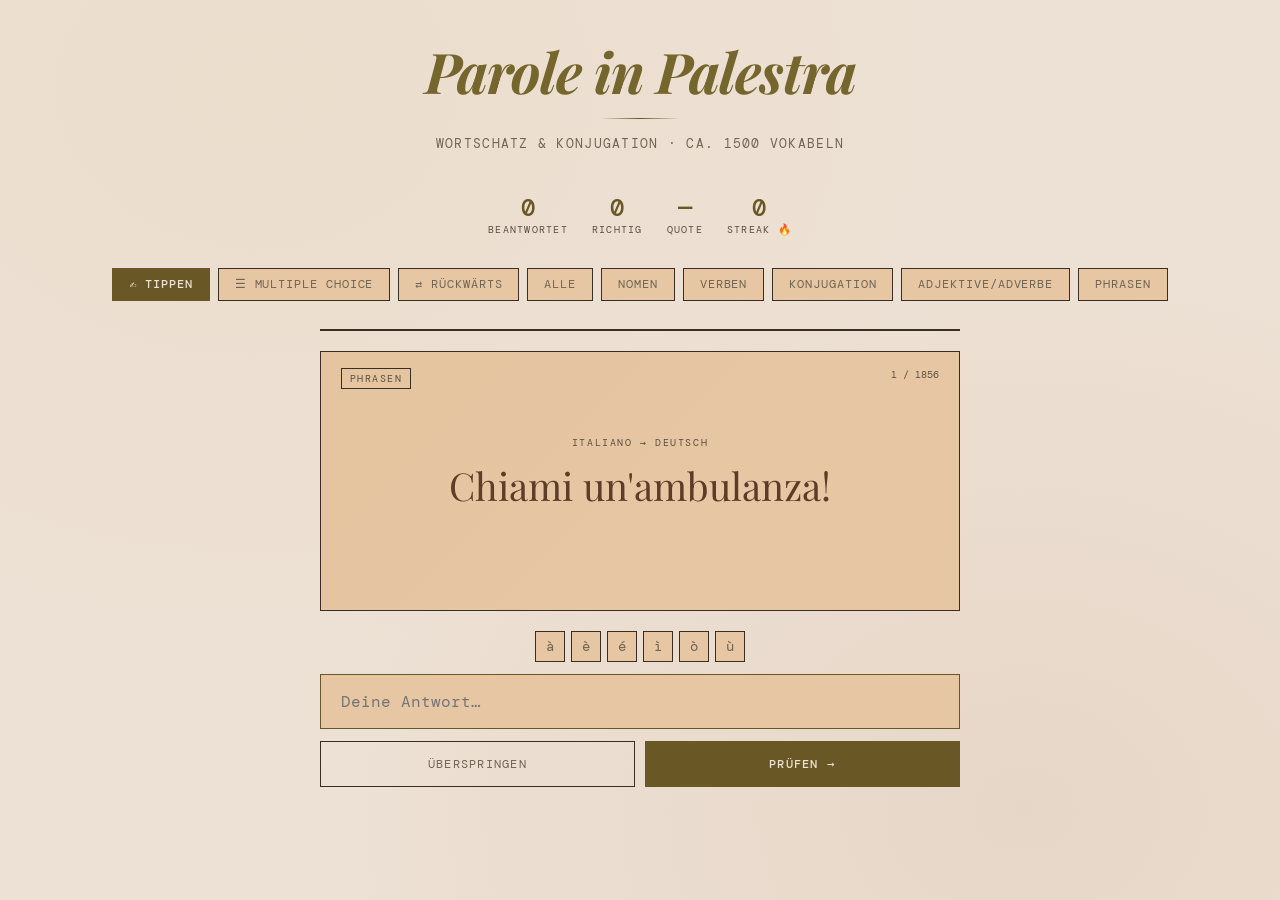
<file: vokabeltrainer/index.html>
<!DOCTYPE html>
<html lang="de">
<head>
<meta charset="UTF-8">
<meta name="viewport" content="width=device-width, initial-scale=1.0">
<title>Parole in Palestra</title>
<link href="https://fonts.googleapis.com/css2?family=Playfair+Display:ital,wght@0,400;0,700;1,400&family=DM+Mono:wght@300;400;500&display=swap" rel="stylesheet">
<link rel="stylesheet" href="css/style.css">
</head>
<body>

<header>
  <h1><em>Parole in Palestra</em></h1>
  <div class="divider"></div>
  <p>Wortschatz &amp; Konjugation · ca. 1500 Vokabeln</p>
</header>

<div class="stats">
  <div class="stat">
    <div class="stat-val" id="stat-total">0</div>
    <div class="stat-label">Beantwortet</div>
  </div>
  <div class="stat">
    <div class="stat-val" id="stat-correct">0</div>
    <div class="stat-label">Richtig</div>
  </div>
  <div class="stat">
    <div class="stat-val" id="stat-pct">—</div>
    <div class="stat-label">Quote</div>
  </div>
  <div class="stat">
    <div class="stat-val" id="stat-streak">0</div>
    <div class="stat-label">Streak 🔥</div>
  </div>
</div>

<div class="modes">
  <button class="mode-btn active" onclick="setMode('tippen')">✍ Tippen</button>
  <button class="mode-btn" onclick="setMode('multiple')">☰ Multiple Choice</button>
  <button class="mode-btn" onclick="setMode('reverse')">⇄ Rückwärts</button>
  <button class="mode-btn" onclick="filterCategory('all')">Alle</button>
  <button class="mode-btn" onclick="filterCategory('nomen')">Nomen</button>
  <button class="mode-btn" onclick="filterCategory('verben')">Verben</button>
  <button class="mode-btn" onclick="filterCategory('konjugation')">Konjugation</button>
  <button class="mode-btn" onclick="filterCategory('adjektive')">Adjektive/Adverbe</button>
  <button class="mode-btn" onclick="filterCategory('phrasen')">Phrasen</button>
</div>

<div class="progress-bar"><div class="progress-fill" id="progress"></div></div>

<div class="card-wrap">
  <div class="card" id="card">
    <span class="category-tag" id="cat-tag">—</span>
    <span class="card-num" id="card-num">1 / —</span>
    <div class="question-lang" id="q-lang">Italiano → Deutsch</div>
    <div class="question" id="question">Lade…</div>
    <div class="hint" id="hint"></div>
  </div>
</div>

<div class="answer-area" id="answer-area">
  <div class="special-chars">
    <button class="char-btn" onclick="insertChar('à')">à</button>
    <button class="char-btn" onclick="insertChar('è')">è</button>
    <button class="char-btn" onclick="insertChar('é')">é</button>
    <button class="char-btn" onclick="insertChar('ì')">ì</button>
    <button class="char-btn" onclick="insertChar('ò')">ò</button>
    <button class="char-btn" onclick="insertChar('ù')">ù</button>
  </div>
  <input type="text" class="answer-input" id="answer-input" placeholder="Deine Antwort…">
  <div class="feedback" id="feedback"></div>
  <div class="btn-row">
    <button class="btn btn-secondary" onclick="skipCard()">Überspringen</button>
    <button class="btn btn-primary" id="main-btn" onclick="handleMain()">Prüfen →</button>
  </div>
</div>

<div class="answer-area" id="choice-area" style="display:none;">
  <div class="choices" id="choices"></div>
  <div class="feedback" id="feedback2"></div>
  <div class="btn-row" style="margin-top:4px;">
    <button class="btn btn-secondary" onclick="skipCard()">Überspringen</button>
    <button class="btn btn-primary" id="next-btn" onclick="nextCard()" style="display:none;">Weiter →</button>
  </div>
</div>

<div class="result-screen" id="result-screen">
  <h2>Bravo!</h2>
  <div class="score-circle" id="score-circle">—</div>
  <p id="result-text"></p>
  <button class="btn btn-primary" style="max-width:200px;margin:0 auto;" onclick="restart()">Nochmal spielen</button>
</div>

<script src="js/app.js"></script>
</body>
</html>
</file>
<file: vokabeltrainer/css/style.css>
:root {
    --bg: #EDE1D5;
    --surface: #E6C6A3;
    --card: #E6C6A3;
    --border: #3a2e24;
    --gold: #695826;
    --gold-light: #75662E;
    --red: #c94c4c;
    --green: #4caa6f;
    --text: #5C3C27;
    --text-dim: #706553;
    --text-faint: #5a4e40;
    --accent: #a05c28;
  }

  * { box-sizing: border-box; margin: 0; padding: 0; }

  body {
    background: var(--bg);
    color: var(--text);
    font-family: 'DM Mono', monospace;
    min-height: 100vh;
    display: flex;
    flex-direction: column;
    align-items: center;
    padding: 40px 20px;
    background-image:
      radial-gradient(ellipse at 20% 10%, rgba(201,168,76,0.06) 0%, transparent 50%),
      radial-gradient(ellipse at 80% 90%, rgba(160,92,40,0.08) 0%, transparent 50%);
  }

  header {
    text-align: center;
    margin-bottom: 40px;
    animation: fadeIn 0.8s ease;
  }

  header h1 {
    font-family: 'Playfair Display', serif;
    font-size: clamp(2rem, 5vw, 3.5rem);
    font-weight: 700;
    color: var(--gold);
    letter-spacing: -0.02em;
    line-height: 1.1;
  }

  header h1 em {
    font-style: italic;
    color: var(--gold-light);
  }

  header p {
    color: var(--text-dim);
    font-size: 0.8rem;
    margin-top: 8px;
    letter-spacing: 0.1em;
    text-transform: uppercase;
  }

  .divider {
    width: 80px;
    height: 1px;
    background: linear-gradient(90deg, transparent, var(--gold), transparent);
    margin: 16px auto;
  }

  /* Stats bar */
  .stats {
    display: flex;
    gap: 24px;
    justify-content: center;
    flex-wrap: wrap;
    margin-bottom: 32px;
    animation: fadeIn 0.8s ease 0.1s both;
  }

  .stat {
    text-align: center;
  }

  .stat-val {
    font-size: 1.5rem;
    font-weight: 500;
    color: var(--gold);
  }

  .stat-label {
    font-size: 0.65rem;
    color: var(--text-faint);
    text-transform: uppercase;
    letter-spacing: 0.12em;
  }

  /* Mode selector */
  .modes {
    display: flex;
    gap: 8px;
    margin-bottom: 28px;
    flex-wrap: wrap;
    justify-content: center;
    animation: fadeIn 0.8s ease 0.2s both;
  }

  .mode-btn {
    background: var(--surface);
    border: 1px solid var(--border);
    color: var(--text-dim);
    padding: 8px 16px;
    font-family: 'DM Mono', monospace;
    font-size: 0.72rem;
    letter-spacing: 0.08em;
    text-transform: uppercase;
    cursor: pointer;
    transition: all 0.2s;
  }

  .mode-btn:hover { border-color: var(--gold); color: var(--gold); }
  .mode-btn.active {
    background: var(--gold);
    color: var(--bg);
    border-color: var(--gold);
    font-weight: 500;
  }

  /* Card */
  .card-wrap {
    width: 100%;
    max-width: 640px;
    perspective: 1000px;
    animation: fadeIn 0.8s ease 0.3s both;
  }

  .card {
    background: var(--card);
    border: 1px solid var(--border);
    padding: 48px 40px;
    min-height: 260px;
    display: flex;
    flex-direction: column;
    align-items: center;
    justify-content: center;
    text-align: center;
    position: relative;
    transition: transform 0.3s ease, box-shadow 0.3s ease;
  }

  .card::before {
    content: '';
    position: absolute;
    inset: 0;
    background: linear-gradient(135deg, rgba(201,168,76,0.04) 0%, transparent 60%);
    pointer-events: none;
  }

  .card:hover { box-shadow: 0 0 40px rgba(201,168,76,0.08); }

  .category-tag {
    position: absolute;
    top: 16px;
    left: 20px;
    font-size: 0.6rem;
    letter-spacing: 0.15em;
    text-transform: uppercase;
    color: var(--text-faint);
    border: 1px solid var(--border);
    padding: 3px 8px;
  }

  .card-num {
    position: absolute;
    top: 16px;
    right: 20px;
    font-size: 0.6rem;
    color: var(--text-faint);
  }

  .question-lang {
    font-size: 0.65rem;
    letter-spacing: 0.15em;
    text-transform: uppercase;
    color: var(--text-faint);
    margin-bottom: 12px;
  }

  .question {
    font-family: 'Playfair Display', serif;
    font-size: clamp(1.6rem, 4vw, 2.4rem);
    color: var(--text);
    line-height: 1.3;
    margin-bottom: 8px;
  }

  .question em {
    font-style: italic;
    color: var(--gold-light);
  }

  .hint {
    font-size: 0.72rem;
    color: var(--text-faint);
    margin-top: 6px;
    font-style: italic;
  }

  /* Answer area */
  .answer-area {
    width: 100%;
    max-width: 640px;
    margin-top: 20px;
    display: flex;
    flex-direction: column;
    gap: 12px;
    animation: fadeIn 0.8s ease 0.4s both;
  }

  .answer-input {
    width: 100%;
    background: var(--surface);
    border: 1px solid var(--border);
    color: var(--text);
    padding: 16px 20px;
    font-family: 'DM Mono', monospace;
    font-size: 1rem;
    outline: none;
    transition: border-color 0.2s;
  }

  .answer-input:focus { border-color: var(--gold); }
  .answer-input.correct { border-color: var(--green); background: rgba(76,170,111,0.06); }
  .answer-input.wrong { border-color: var(--red); background: rgba(201,76,76,0.06); }

  .btn-row {
    display: flex;
    gap: 10px;
  }

  .btn {
    flex: 1;
    padding: 14px;
    font-family: 'DM Mono', monospace;
    font-size: 0.78rem;
    letter-spacing: 0.1em;
    text-transform: uppercase;
    cursor: pointer;
    border: 1px solid;
    transition: all 0.2s;
  }

  .btn-primary {
    background: var(--gold);
    color: var(--bg);
    border-color: var(--gold);
    font-weight: 500;
  }

  .btn-primary:hover { background: var(--gold-light); border-color: var(--gold-light); }

  .btn-secondary {
    background: transparent;
    color: var(--text-dim);
    border-color: var(--border);
  }

  .btn-secondary:hover { border-color: var(--gold); color: var(--gold); }

  /* Feedback */
  .feedback {
    padding: 14px 20px;
    font-size: 1.2rem;
    display: none;
    align-items: center;
    gap: 10px;
    border: 1px solid;
  }

  .feedback.correct {
    display: flex;
    border-color: var(--green);
    color: var(--green);
    background: rgba(76,170,111,0.06);
  }

  .feedback.wrong {
    display: flex;
    border-color: var(--red);
    color: var(--red);
    background: rgba(201,76,76,0.06);
  }

  .feedback .correct-ans {
    color: var(--gold-light);
    font-family: 'Playfair Display', serif;
    font-style: italic;
  }

  /* Multiple choice */
  .choices {
    display: grid;
    grid-template-columns: 1fr 1fr;
    gap: 10px;
  }

  .choice-btn {
    background: var(--surface);
    border: 1px solid var(--border);
    color: var(--text);
    padding: 14px 16px;
    font-family: 'DM Mono', monospace;
    font-size: 0.85rem;
    cursor: pointer;
    text-align: left;
    transition: all 0.2s;
    line-height: 1.4;
  }

  .choice-btn:hover:not(:disabled) { border-color: var(--gold); color: var(--gold); }
  .choice-btn.correct { border-color: var(--green); color: var(--green); background: rgba(76,170,111,0.1); }
  .choice-btn.wrong { border-color: var(--red); color: var(--red); background: rgba(201,76,76,0.1); }
  .choice-btn:disabled { cursor: default; opacity: 0.7; }

  /* Progress */
  .progress-bar {
    width: 100%;
    max-width: 640px;
    height: 2px;
    background: var(--border);
    margin-bottom: 20px;
    animation: fadeIn 0.8s ease 0.2s both;
  }

  .progress-fill {
    height: 100%;
    background: linear-gradient(90deg, var(--gold), var(--gold-light));
    transition: width 0.4s ease;
  }

  /* Result */
  .result-screen {
    display: none;
    width: 100%;
    max-width: 640px;
    text-align: center;
    padding: 60px 40px;
    background: var(--card);
    border: 1px solid var(--border);
    animation: fadeIn 0.5s ease;
  }

  .result-screen h2 {
    font-family: 'Playfair Display', serif;
    font-size: 2.5rem;
    color: var(--gold);
    margin-bottom: 12px;
  }

  .result-screen p {
    color: var(--text-dim);
    font-size: 0.85rem;
    margin-bottom: 32px;
  }

  .score-circle {
    width: 120px;
    height: 120px;
    border: 2px solid var(--gold);
    border-radius: 50%;
    display: flex;
    align-items: center;
    justify-content: center;
    margin: 0 auto 32px;
    font-size: 2rem;
    color: var(--gold-light);
    font-family: 'Playfair Display', serif;
    position: relative;
  }

  .score-circle::before {
    content: '';
    position: absolute;
    inset: 6px;
    border-radius: 50%;
    border: 1px solid var(--border);
  }

  @keyframes fadeIn {
    from { opacity: 0; transform: translateY(10px); }
    to { opacity: 1; transform: translateY(0); }
  }

  @keyframes shake {
    0%,100% { transform: translateX(0); }
    20% { transform: translateX(-6px); }
    40% { transform: translateX(6px); }
    60% { transform: translateX(-4px); }
    80% { transform: translateX(4px); }
  }

  .shake { animation: shake 0.35s ease; }

  .special-chars {
    display: flex;
    gap: 6px;
    flex-wrap: wrap;
    justify-content: center;
  }

  .char-btn {
    background: var(--surface);
    border: 1px solid var(--border);
    color: var(--text-dim);
    padding: 6px 10px;
    font-family: 'DM Mono', monospace;
    font-size: 0.85rem;
    cursor: pointer;
    transition: all 0.15s;
  }

  .char-btn:hover { border-color: var(--gold); color: var(--gold); }

  footer {
    margin-top: 48px;
    color: var(--text-faint);
    font-size: 0.65rem;
    letter-spacing: 0.1em;
    text-align: center;
  }
</file>
